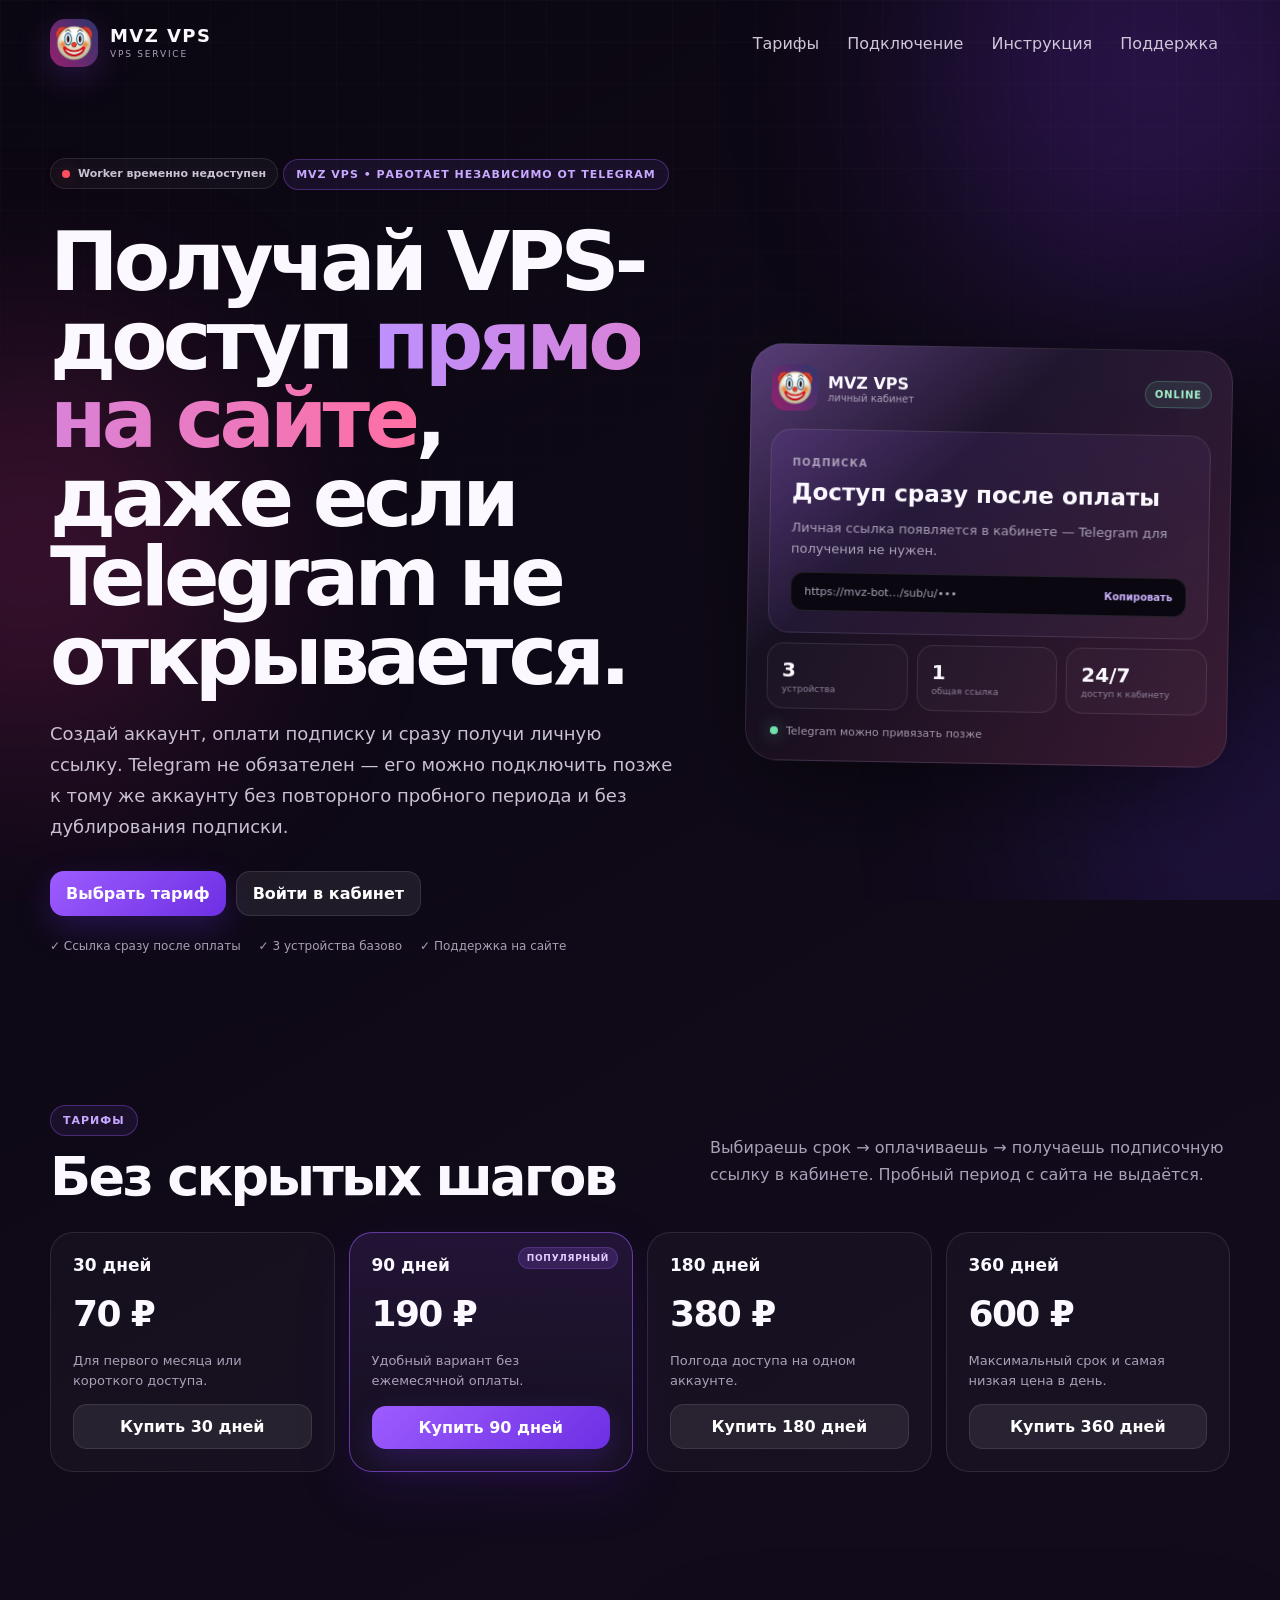
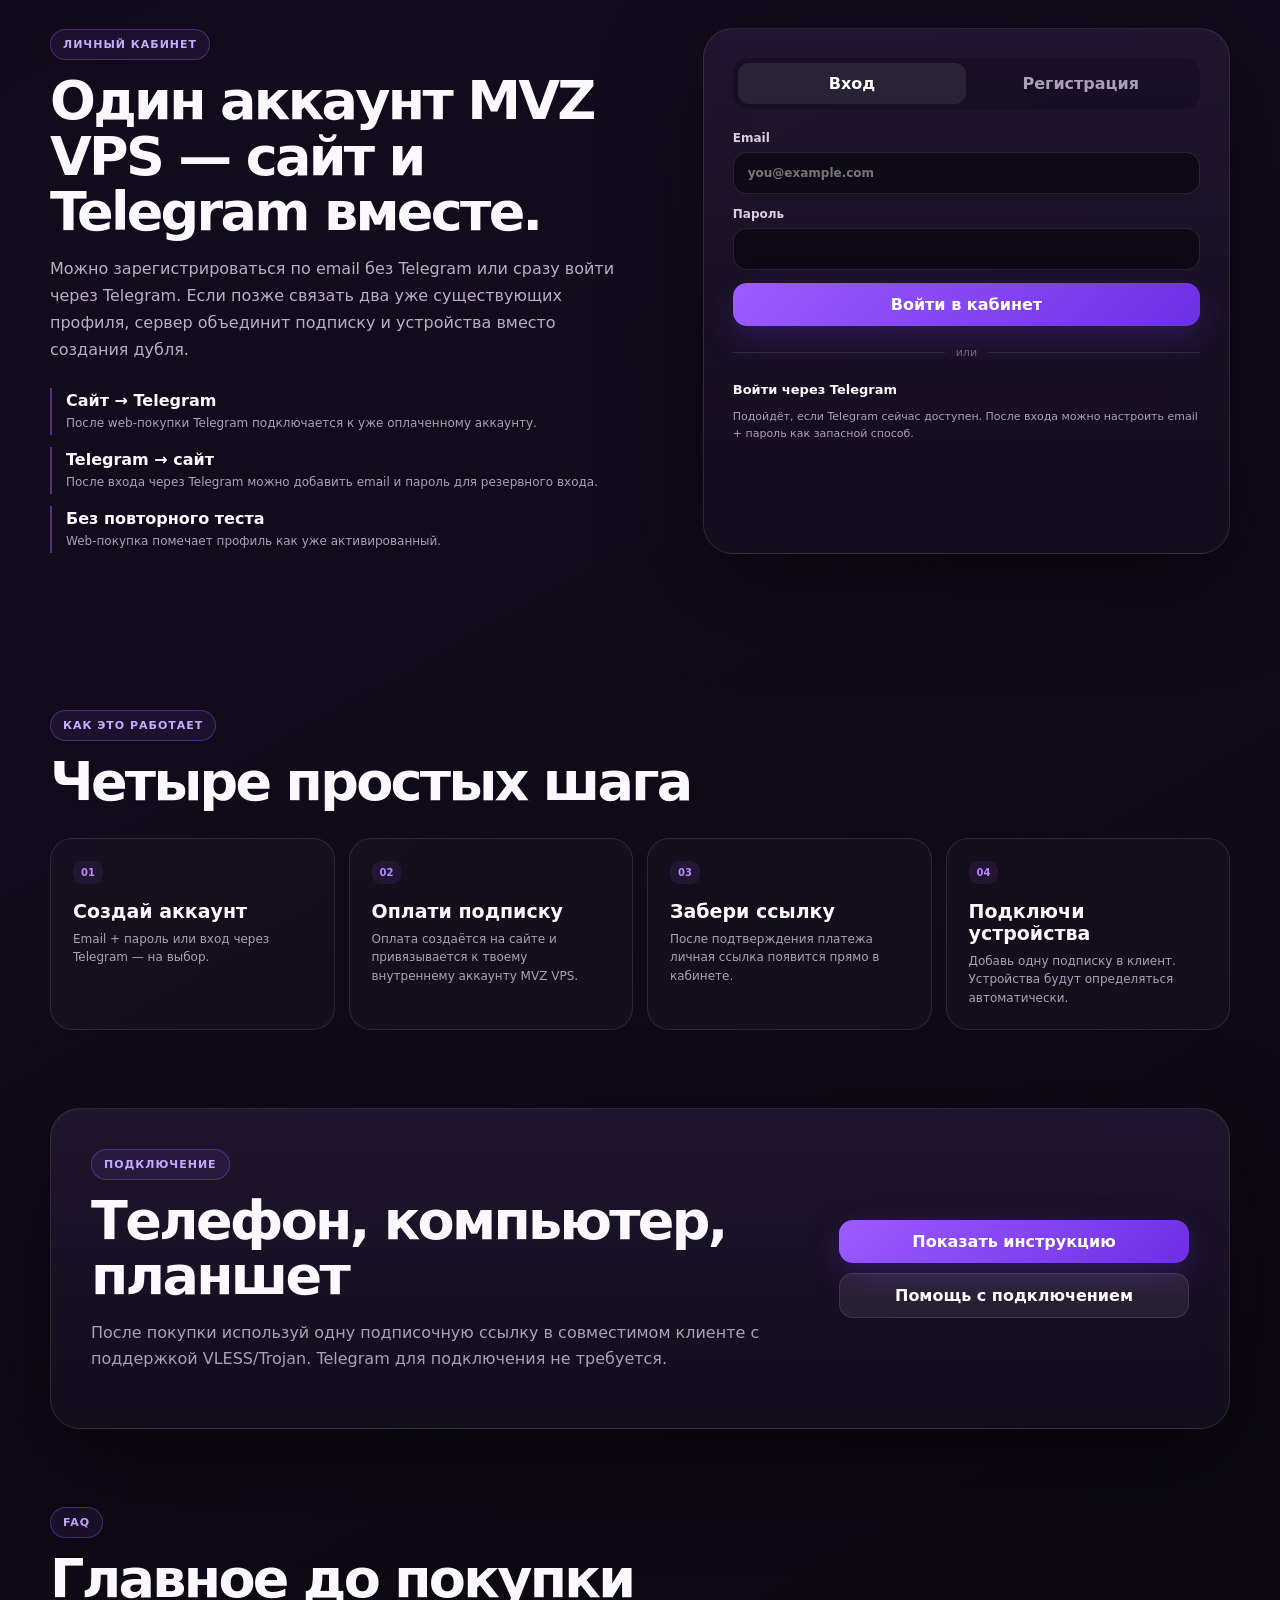
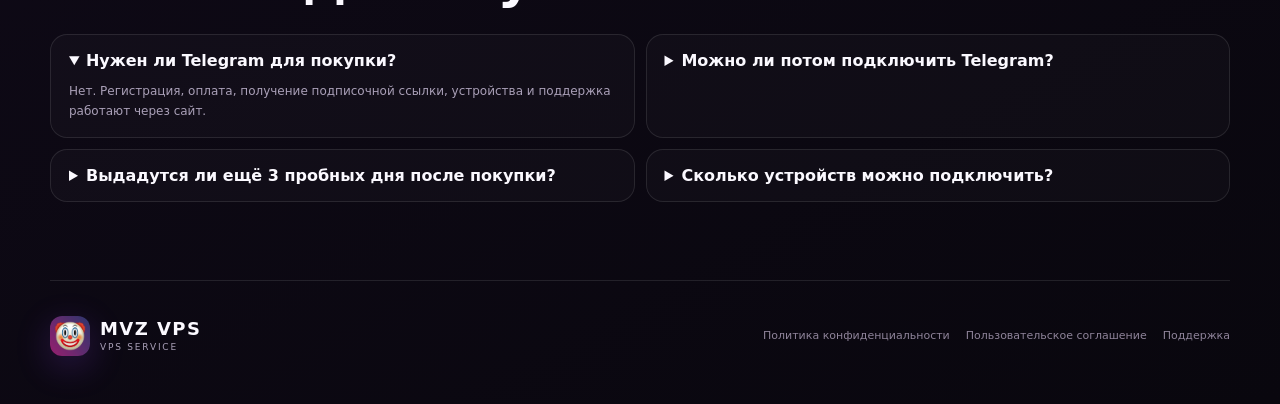
<file: index.html>
<!doctype html>
<html lang="ru">
<head>
  <meta charset="utf-8">
  <meta name="viewport" content="width=device-width, initial-scale=1, viewport-fit=cover">
  <meta name="theme-color" content="#100a19">
  <meta name="description" content="MVZ VPS — покупка VPS-подписки без обязательного Telegram, личный кабинет, устройства и поддержка.">
  <title>MVZ VPS — доступ без обязательного Telegram</title>
  <link rel="icon" href="assets/mvz-logo.jpg">
  <link rel="stylesheet" href="styles.css?v=5">
</head>
<body>
  <div class="site-bg" aria-hidden="true">
    <span class="glow glow-a"></span><span class="glow glow-b"></span><span class="glow glow-c"></span>
  </div>

  <header class="topbar shell">
    <a class="brand" href="#top" aria-label="MVZ VPS">
      <img src="assets/mvz-logo.jpg" alt="MVZ VPS">
      <span><strong>MVZ VPS</strong><small>VPS SERVICE</small></span>
    </a>
    <nav class="nav-links" aria-label="Навигация">
      <a href="#plans">Тарифы</a>
      <a href="#how">Подключение</a>
      <a href="#download">Инструкция</a>
      <button class="nav-button" id="supportTopBtn" type="button">Поддержка</button>
      <button class="nav-button hidden" id="logoutBtn" type="button">Выйти</button>
    </nav>
    <button class="menu-button" id="menuButton" type="button" aria-label="Меню">☰</button>
  </header>

  <main id="top">
    <section id="landingView">
      <section class="hero shell section-pad">
        <div class="hero-copy">
          <div class="live-badge"><span id="workerDot" class="dot"></span><span id="workerStatus">Проверяем систему…</span></div>
          <div class="eyebrow">MVZ VPS • работает независимо от Telegram</div>
          <h1>Получай VPS-доступ <span>прямо на сайте</span>, даже если Telegram не открывается.</h1>
          <p class="hero-lead">Создай аккаунт, оплати подписку и сразу получи личную ссылку. Telegram не обязателен — его можно подключить позже к тому же аккаунту без повторного пробного периода и без дублирования подписки.</p>
          <div class="hero-actions">
            <a class="primary button-link" href="#plans">Выбрать тариф</a>
            <a class="secondary button-link" href="#auth">Войти в кабинет</a>
          </div>
          <div class="trust-row">
            <span>✓ Ссылка сразу после оплаты</span>
            <span>✓ 3 устройства базово</span>
            <span>✓ Поддержка на сайте</span>
          </div>
        </div>

        <div class="product-preview glass">
          <div class="preview-top">
            <div class="preview-brand"><img src="assets/mvz-logo.jpg" alt=""><div><b>MVZ VPS</b><small>личный кабинет</small></div></div>
            <span class="status-chip success">ONLINE</span>
          </div>
          <div class="preview-card">
            <small>ПОДПИСКА</small>
            <strong>Доступ сразу после оплаты</strong>
            <p>Личная ссылка появляется в кабинете — Telegram для получения не нужен.</p>
            <div class="fake-link"><span>https://mvz-bot…/sub/u/•••</span><b>Копировать</b></div>
          </div>
          <div class="preview-stats">
            <div><strong>3</strong><span>устройства</span></div>
            <div><strong>1</strong><span>общая ссылка</span></div>
            <div><strong>24/7</strong><span>доступ к кабинету</span></div>
          </div>
          <div class="preview-foot"><span class="mini-dot"></span> Telegram можно привязать позже</div>
        </div>
      </section>

      <section id="plans" class="section shell">
        <div class="section-heading">
          <div><div class="eyebrow">Тарифы</div><h2>Без скрытых шагов</h2></div>
          <p>Выбираешь срок → оплачиваешь → получаешь подписочную ссылку в кабинете. Пробный период с сайта не выдаётся.</p>
        </div>
        <div class="public-plans">
          <article class="public-plan"><span class="plan-duration">30 дней</span><div class="big-price">70 ₽</div><p>Для первого месяца или короткого доступа.</p><button class="secondary wide" data-public-plan="30" type="button">Купить 30 дней</button></article>
          <article class="public-plan featured"><span class="plan-badge">ПОПУЛЯРНЫЙ</span><span class="plan-duration">90 дней</span><div class="big-price">190 ₽</div><p>Удобный вариант без ежемесячной оплаты.</p><button class="primary wide" data-public-plan="90" type="button">Купить 90 дней</button></article>
          <article class="public-plan"><span class="plan-duration">180 дней</span><div class="big-price">380 ₽</div><p>Полгода доступа на одном аккаунте.</p><button class="secondary wide" data-public-plan="180" type="button">Купить 180 дней</button></article>
          <article class="public-plan"><span class="plan-duration">360 дней</span><div class="big-price">600 ₽</div><p>Максимальный срок и самая низкая цена в день.</p><button class="secondary wide" data-public-plan="360" type="button">Купить 360 дней</button></article>
        </div>
      </section>

      <section id="auth" class="section shell auth-section">
        <div class="auth-copy">
          <div class="eyebrow">Личный кабинет</div>
          <h2>Один аккаунт MVZ VPS — сайт и Telegram вместе.</h2>
          <p>Можно зарегистрироваться по email без Telegram или сразу войти через Telegram. Если позже связать два уже существующих профиля, сервер объединит подписку и устройства вместо создания дубля.</p>
          <div class="auth-points">
            <div><b>Сайт → Telegram</b><span>После web-покупки Telegram подключается к уже оплаченному аккаунту.</span></div>
            <div><b>Telegram → сайт</b><span>После входа через Telegram можно добавить email и пароль для резервного входа.</span></div>
            <div><b>Без повторного теста</b><span>Web-покупка помечает профиль как уже активированный.</span></div>
          </div>
        </div>

        <section class="auth-card glass" aria-label="Вход в MVZ VPS">
          <div class="auth-tabs" role="tablist">
            <button class="auth-tab active" data-tab="login" type="button">Вход</button>
            <button class="auth-tab" data-tab="register" type="button">Регистрация</button>
          </div>
          <form id="loginForm" class="auth-form">
            <label>Email<input id="loginEmail" type="email" autocomplete="email" placeholder="you@example.com" required></label>
            <label>Пароль<input id="loginPassword" type="password" autocomplete="current-password" minlength="8" required></label>
            <button class="primary wide" type="submit">Войти в кабинет</button>
          </form>
          <form id="registerForm" class="auth-form hidden">
            <label>Email<input id="registerEmail" type="email" autocomplete="email" placeholder="you@example.com" required></label>
            <label>Пароль<input id="registerPassword" type="password" autocomplete="new-password" minlength="8" maxlength="128" required></label>
            <label>Повтори пароль<input id="registerPassword2" type="password" autocomplete="new-password" minlength="8" maxlength="128" required></label>
            <button class="primary wide" type="submit">Создать аккаунт</button>
            <p class="fine">Регистрация на сайте не активирует бесплатные 3 дня.</p>
          </form>
          <div class="divider"><span>или</span></div>
          <div class="telegram-login-wrap">
            <b>Войти через Telegram</b>
            <p>Подойдёт, если Telegram сейчас доступен. После входа можно настроить email + пароль как запасной способ.</p>
            <div id="telegramLoginButton" class="telegram-widget-slot"></div>
          </div>
          <p id="authError" class="form-error" role="alert"></p>
        </section>
      </section>

      <section id="how" class="section shell">
        <div class="section-heading compact-heading"><div><div class="eyebrow">Как это работает</div><h2>Четыре простых шага</h2></div></div>
        <div class="steps-grid">
          <article class="step-card"><span>01</span><h3>Создай аккаунт</h3><p>Email + пароль или вход через Telegram — на выбор.</p></article>
          <article class="step-card"><span>02</span><h3>Оплати подписку</h3><p>Оплата создаётся на сайте и привязывается к твоему внутреннему аккаунту MVZ VPS.</p></article>
          <article class="step-card"><span>03</span><h3>Забери ссылку</h3><p>После подтверждения платежа личная ссылка появится прямо в кабинете.</p></article>
          <article class="step-card"><span>04</span><h3>Подключи устройства</h3><p>Добавь одну подписку в клиент. Устройства будут определяться автоматически.</p></article>
        </div>
      </section>

      <section id="download" class="section shell download-block glass">
        <div class="download-copy"><div class="eyebrow">Подключение</div><h2>Телефон, компьютер, планшет</h2><p>После покупки используй одну подписочную ссылку в совместимом клиенте с поддержкой VLESS/Trojan. Telegram для подключения не требуется.</p></div>
        <div class="download-actions">
          <button id="openGuideBtn" class="primary wide" type="button">Показать инструкцию</button>
          <button id="supportConnectBtn" class="secondary wide" type="button">Помощь с подключением</button>
        </div>
      </section>

      <section class="section shell faq-section">
        <div class="section-heading compact-heading"><div><div class="eyebrow">FAQ</div><h2>Главное до покупки</h2></div></div>
        <div class="faq-grid">
          <details open><summary>Нужен ли Telegram для покупки?</summary><p>Нет. Регистрация, оплата, получение подписочной ссылки, устройства и поддержка работают через сайт.</p></details>
          <details><summary>Можно ли потом подключить Telegram?</summary><p>Да. Он подключается к существующему аккаунту. Если Telegram-профиль уже существовал, данные объединяются вместо создания второй подписки.</p></details>
          <details><summary>Выдадутся ли ещё 3 пробных дня после покупки?</summary><p>Нет. После подтверждённой покупки с сайта профиль помечается как уже активированный, поэтому повторный пробный период не начисляется.</p></details>
          <details><summary>Сколько устройств можно подключить?</summary><p>Базовый лимит — 3 устройства. Система MVZ VPS ведёт список устройств по общей подписочной ссылке.</p></details>
        </div>
      </section>
    </section>

    <section id="dashboardView" class="dashboard shell hidden">
      <div class="dashboard-head">
        <div><div class="eyebrow">Личный кабинет MVZ VPS</div><h1 id="welcomeTitle">MVZ VPS</h1><p id="accountSubtitle" class="muted"></p></div>
        <div class="dashboard-head-actions"><span class="live-badge compact"><span class="dot online"></span>Worker online</span><button id="refreshDashboardBtn" class="ghost" type="button">Обновить</button></div>
      </div>

      <div class="summary-grid">
        <div class="summary-card"><small>ПОДПИСКА</small><b id="summarySubscription">—</b><span id="summarySubscriptionSub">—</span></div>
        <div class="summary-card"><small>УСТРОЙСТВА</small><b id="summaryDevices">0 / 3</b><span>общий лимит</span></div>
        <div class="summary-card"><small>TELEGRAM</small><b id="summaryTelegram">Не подключён</b><span>не обязателен</span></div>
      </div>

      <div class="dashboard-grid">
        <article class="glass card subscription-card span-2">
          <div class="card-head"><div><span class="card-kicker">Подписка</span><h3 id="subscriptionStatus">Проверяем…</h3></div><span id="subscriptionBadge" class="status-pill">—</span></div>
          <p id="subscriptionEnds" class="muted"></p>
          <div id="subscriptionActions" class="action-row hidden">
            <button id="copySubscriptionBtn" class="primary" type="button">Скопировать ссылку</button>
            <a id="openV2RayBtn" class="secondary button-link" href="#">Открыть в V2RayTun</a>
            <button id="rotateSubscriptionBtn" class="ghost" type="button">Обновить ссылку</button>
          </div>
          <div id="subscriptionLinkBox" class="link-box hidden"><code id="subscriptionLink"></code></div>
        </article>

        <article class="glass card quick-card">
          <span class="card-kicker">Быстрое подключение</span><h3>Что делать после оплаты</h3>
          <ol class="mini-steps"><li>Скопируй личную ссылку.</li><li>Добавь её в совместимый клиент как подписку.</li><li>Обнови список серверов и подключись к MVZ VPS.</li></ol>
          <button id="dashboardGuideBtn" class="secondary wide" type="button">Открыть инструкцию</button>
        </article>

        <article class="glass card telegram-card">
          <div class="card-head compact"><div><span class="card-kicker">Telegram</span><h3 id="telegramState">Не подключён</h3></div></div>
          <p id="telegramDescription" class="muted">Telegram можно привязать позже.</p>
          <div id="telegramLinkButton" class="telegram-widget-slot"></div>
          <button id="telegramUnlinkedHint" class="secondary wide hidden" type="button" disabled>Telegram уже подключён</button>
        </article>

        <article id="credentialsCard" class="glass card credentials-card hidden">
          <span class="card-kicker">Резервный вход</span><h3>Email + пароль</h3>
          <p class="muted">Настрой вход без Telegram, чтобы кабинет оставался доступен даже если Telegram не работает.</p>
          <form id="credentialsForm" class="auth-form compact-form">
            <label>Email<input id="credentialsEmail" type="email" autocomplete="email" placeholder="you@example.com" required></label>
            <label>Новый пароль<input id="credentialsPassword" type="password" autocomplete="new-password" minlength="8" maxlength="128" required></label>
            <label>Повтори пароль<input id="credentialsPassword2" type="password" autocomplete="new-password" minlength="8" maxlength="128" required></label>
            <button class="primary wide" type="submit">Настроить резервный вход</button>
          </form>
        </article>

        <article id="credentialsReadyCard" class="glass card credentials-card hidden">
          <span class="card-kicker">Резервный вход</span><h3>Настроен ✓</h3>
          <p class="muted">В кабинет можно войти по email и паролю без Telegram.</p><div id="credentialsEmailReady" class="account-line"></div>
        </article>

        <article class="glass card devices-card span-2">
          <div class="card-head"><div><span class="card-kicker">Устройства</span><h3>Мои устройства</h3></div><span id="deviceCount" class="status-pill">0 / 3</span></div>
          <p class="muted">После добавления или обновления общей ссылки устройство появится здесь автоматически.</p>
          <div id="devicesList" class="devices-list"></div>
        </article>

        <article class="glass card plans-card span-2">
          <div class="card-head"><div><span class="card-kicker">Продление</span><h3>Выбери срок</h3></div><span class="status-pill soft">Platega</span></div>
          <div id="plansGrid" class="plans-grid"></div>
          <p class="fine">После подтверждения платежа срок начисляется автоматически. Telegram для оплаты не нужен.</p>
        </article>

        <article class="glass card help-card span-2">
          <div><span class="card-kicker">Нужна помощь?</span><h3>Поддержка доступна прямо на сайте</h3><p class="muted">Сообщение попадёт в рабочую группу MVZ VPS. Ответ оператора вернётся в этот чат.</p></div>
          <button id="supportDashboardBtn" class="primary" type="button">Открыть поддержку</button>
        </article>
      </div>
    </section>
  </main>

  <footer class="footer shell">
    <div class="footer-brand"><img src="assets/mvz-logo.jpg" alt=""><span><b>MVZ VPS</b><small>VPS SERVICE</small></span></div>
    <div class="footer-links"><a href="https://telegra.ph/Politika-konfidencialnosti-04-01-26" target="_blank" rel="noopener">Политика конфиденциальности</a><a href="https://telegra.ph/Polzovatelskoe-soglashenie-04-01-19" target="_blank" rel="noopener">Пользовательское соглашение</a><button id="supportFooterBtn" type="button">Поддержка</button></div>
  </footer>

  <aside id="supportDrawer" class="support-drawer" aria-hidden="true">
    <div class="support-panel">
      <div class="support-head"><div><span class="card-kicker">MVZ VPS Support</span><h3>Техподдержка</h3><p><span class="mini-dot"></span> Ответы приходят сюда</p></div><button id="closeSupportBtn" class="icon-btn" aria-label="Закрыть" type="button">×</button></div>
      <div id="supportMessages" class="support-messages"><div class="support-welcome">Опиши проблему. Можно писать даже без входа в аккаунт.</div></div>
      <form id="supportForm" class="support-form"><textarea id="supportInput" rows="3" maxlength="1500" placeholder="Напиши сообщение…" required></textarea><button class="primary" type="submit">Отправить</button></form>
      <p class="fine">Оператор отвечает реплаем в рабочей группе — ответ автоматически появляется здесь. В чате показывается история за последние 30 дней.</p>
    </div>
  </aside>

  <dialog id="guideDialog" class="guide-dialog">
    <div class="guide-dialog-head"><div><span class="card-kicker">Подключение</span><h3>Как подключить MVZ VPS</h3></div><button id="closeGuideBtn" class="icon-btn" type="button">×</button></div>
    <div class="guide-list"><div><span>1</span><p><b>Купи подписку.</b><br>После оплаты открой личный кабинет.</p></div><div><span>2</span><p><b>Скопируй ссылку.</b><br>Она появится в карточке «Подписка».</p></div><div><span>3</span><p><b>Добавь подписку в клиент.</b><br>Выбери импорт/добавление подписки по URL.</p></div><div><span>4</span><p><b>Обнови серверы и подключись.</b><br>Устройство автоматически появится в кабинете.</p></div></div>
    <button id="guideSupportBtn" class="secondary wide" type="button">Если не получилось — написать в поддержку</button>
  </dialog>

  <div id="toast" class="toast" role="status" aria-live="polite"></div>
  <script src="config.js?v=5"></script>
  <script src="app.js?v=5" defer></script>
</body>
</html>
</file>
<file: styles.css>
:root{
  --bg:#0b0711;--bg2:#120a1c;--panel:#171020;--panel2:#21152e;--text:#fbf9ff;--muted:#aaa0b8;
  --line:rgba(255,255,255,.10);--line2:rgba(166,92,255,.28);--purple:#9d5cff;--purple2:#6d2fe3;--pink:#df3f93;
  --red:#ff4e5f;--good:#71e1ae;--warn:#f4c96d;--shadow:0 30px 100px rgba(0,0,0,.46);--radius:26px;
}
*{box-sizing:border-box}html{scroll-behavior:smooth}body{margin:0;min-height:100vh;background:linear-gradient(150deg,var(--bg),#120b1c 48%,#09070e);color:var(--text);font-family:Inter,ui-sans-serif,system-ui,-apple-system,BlinkMacSystemFont,"Segoe UI",sans-serif;overflow-x:hidden}.hidden{display:none!important}button,a,input,textarea{font:inherit}button{color:inherit}
.site-bg{position:fixed;inset:0;z-index:-2;overflow:hidden;pointer-events:none}.site-bg:after{content:"";position:absolute;inset:0;background-image:linear-gradient(rgba(255,255,255,.018) 1px,transparent 1px),linear-gradient(90deg,rgba(255,255,255,.018) 1px,transparent 1px);background-size:42px 42px;mask-image:linear-gradient(to bottom,black,transparent 78%)}.glow{position:absolute;border-radius:999px;filter:blur(110px);opacity:.22}.glow-a{width:460px;height:460px;background:#8b3cff;top:-160px;right:-100px}.glow-b{width:420px;height:420px;background:#d8338d;top:38%;left:-180px}.glow-c{width:360px;height:360px;background:#5e35d8;right:-130px;bottom:-100px}
.shell{width:min(1180px,calc(100% - 36px));margin-inline:auto}.topbar{height:86px;display:flex;align-items:center;justify-content:space-between;position:relative;z-index:20}.brand{display:flex;align-items:center;gap:12px;color:inherit;text-decoration:none}.brand img,.footer-brand img{width:48px;height:48px;object-fit:cover;border-radius:15px;box-shadow:0 10px 35px rgba(151,75,255,.22)}.brand span,.footer-brand span{display:grid;line-height:1}.brand strong,.footer-brand b{font-size:18px;letter-spacing:.08em}.brand small,.footer-brand small{font-size:9px;letter-spacing:.2em;color:var(--muted);margin-top:5px}.nav-links{display:flex;align-items:center;gap:4px}.nav-links a,.nav-button{color:#cfc6d8;text-decoration:none;background:transparent;border:0;padding:10px 12px;border-radius:12px;cursor:pointer}.nav-links a:hover,.nav-button:hover{background:rgba(255,255,255,.06);color:#fff}.menu-button{display:none;background:transparent;border:1px solid var(--line);border-radius:12px;padding:8px 11px;font-size:20px}
.section-pad{padding:72px 0 74px}.section{padding:78px 0}.hero{display:grid;grid-template-columns:1.13fr .87fr;gap:72px;align-items:center;min-height:680px}.hero-copy{max-width:720px}.eyebrow{display:inline-flex;border:1px solid rgba(157,92,255,.35);background:rgba(157,92,255,.09);color:#c9a9ff;padding:8px 12px;border-radius:999px;font-size:11px;font-weight:800;letter-spacing:.09em;text-transform:uppercase}.hero h1{font-size:clamp(46px,6.7vw,82px);line-height:.96;letter-spacing:-.06em;margin:21px 0 24px}.hero h1 span,.auth-copy h2 span{background:linear-gradient(90deg,#bd91ff,#ff6fa3);-webkit-background-clip:text;background-clip:text;color:transparent}.hero-lead{font-size:18px;line-height:1.72;color:#c9c0d2;max-width:690px}.hero-actions{display:flex;gap:10px;flex-wrap:wrap;margin:28px 0 23px}.trust-row{display:flex;gap:10px 18px;flex-wrap:wrap;color:#a99fb5;font-size:12px}.live-badge{display:inline-flex;align-items:center;gap:8px;border:1px solid var(--line);background:rgba(255,255,255,.035);border-radius:999px;padding:8px 11px;color:#c9c1d0;font-size:11px;font-weight:700;margin-bottom:13px}.live-badge.compact{margin:0}.dot,.mini-dot{display:inline-block;width:8px;height:8px;border-radius:999px;background:#7e748c;box-shadow:0 0 0 5px rgba(255,255,255,.03)}.dot.online,.mini-dot{background:var(--good);box-shadow:0 0 16px rgba(113,225,174,.55)}.dot.offline{background:var(--red);box-shadow:0 0 16px rgba(255,78,95,.35)}
.glass{background:linear-gradient(180deg,rgba(34,23,49,.89),rgba(19,13,28,.87));border:1px solid var(--line);box-shadow:var(--shadow);backdrop-filter:blur(22px)}.product-preview{padding:20px;border-radius:32px;transform:rotate(1deg);position:relative}.product-preview:before{content:"";position:absolute;inset:-1px;border-radius:32px;background:linear-gradient(135deg,rgba(190,137,255,.35),transparent 36%,rgba(255,92,150,.16));z-index:-1}.preview-top{display:flex;justify-content:space-between;align-items:center;margin-bottom:18px}.preview-brand{display:flex;align-items:center;gap:10px}.preview-brand img{width:46px;height:46px;object-fit:cover;border-radius:14px}.preview-brand div{display:grid}.preview-brand small{color:var(--muted);font-size:10px}.status-chip{font-size:10px;font-weight:900;letter-spacing:.08em;padding:7px 9px;border-radius:999px}.status-chip.success{background:rgba(113,225,174,.1);border:1px solid rgba(113,225,174,.26);color:#a5f0ca}.preview-card{border:1px solid var(--line);border-radius:21px;background:linear-gradient(145deg,rgba(157,92,255,.12),rgba(255,255,255,.025));padding:21px}.preview-card small{color:#aa9eb8;font-weight:800;font-size:10px;letter-spacing:.12em}.preview-card strong{display:block;font-size:23px;line-height:1.15;margin:9px 0}.preview-card p{color:var(--muted);font-size:13px;line-height:1.55}.fake-link{display:flex;justify-content:space-between;gap:12px;align-items:center;background:#0a0710;border:1px solid var(--line);padding:12px 13px;border-radius:13px;color:#aaa1b5;font-size:11px}.fake-link b{color:#ceb2ff;font-size:10px}.preview-stats{display:grid;grid-template-columns:repeat(3,1fr);gap:9px;margin-top:10px}.preview-stats div{border:1px solid var(--line);border-radius:16px;background:rgba(255,255,255,.025);padding:14px}.preview-stats strong{display:block;font-size:20px}.preview-stats span{display:block;color:#8e829a;font-size:9px;margin-top:2px}.preview-foot{display:flex;align-items:center;gap:8px;color:#9f95aa;font-size:11px;padding:16px 4px 2px}
.section-heading{display:flex;align-items:end;justify-content:space-between;gap:40px;margin-bottom:28px}.section-heading h2,.auth-copy h2,.download-copy h2{font-size:clamp(34px,4.6vw,54px);line-height:1.02;letter-spacing:-.05em;margin:13px 0 0}.section-heading>p{max-width:520px;color:var(--muted);line-height:1.65}.compact-heading{justify-content:flex-start}.public-plans,.plans-grid{display:grid;grid-template-columns:repeat(4,1fr);gap:14px}.public-plan,.plan{position:relative;border:1px solid var(--line);background:rgba(255,255,255,.028);border-radius:23px;padding:22px;min-height:240px;display:flex;flex-direction:column}.public-plan.featured,.plan.featured{border-color:rgba(157,92,255,.56);background:linear-gradient(180deg,rgba(157,92,255,.13),rgba(255,255,255,.025));box-shadow:0 20px 55px rgba(105,39,200,.14)}.plan-badge,.plan .tag{position:absolute;right:14px;top:14px;background:rgba(157,92,255,.19);border:1px solid rgba(157,92,255,.25);color:#e1ceff;border-radius:999px;padding:5px 8px;font-size:9px;font-weight:900;letter-spacing:.08em}.plan-duration{font-weight:800;font-size:17px}.big-price,.plan .price{font-size:36px;font-weight:900;letter-spacing:-.045em;margin:18px 0 4px}.public-plan p{color:var(--muted);line-height:1.55;font-size:13px}.public-plan button,.plan button{margin-top:auto}.plan .per{color:var(--muted);font-size:11px;margin-bottom:18px}
.auth-section{display:grid;grid-template-columns:1.05fr .95fr;gap:70px;align-items:center}.auth-copy>p{color:#b9afc4;line-height:1.7;font-size:16px;max-width:630px}.auth-points{display:grid;gap:12px;margin-top:25px}.auth-points>div{display:grid;gap:4px;border-left:2px solid rgba(157,92,255,.48);padding:3px 0 3px 14px}.auth-points span{color:var(--muted);font-size:12px;line-height:1.5}.auth-card{padding:29px;border-radius:30px}.auth-tabs{display:grid;grid-template-columns:1fr 1fr;background:rgba(0,0,0,.2);padding:5px;border-radius:15px;margin-bottom:22px}.auth-tab{border:0;background:transparent;color:var(--muted);padding:11px;border-radius:11px;font-weight:800;cursor:pointer}.auth-tab.active{background:rgba(255,255,255,.08);color:#fff}.auth-form{display:grid;gap:13px}.auth-form label{display:grid;gap:7px;color:#d8cfdf;font-size:12px;font-weight:700}.auth-form input,.support-form textarea{width:100%;border:1px solid var(--line);background:rgba(7,4,11,.6);color:#fff;border-radius:14px;padding:13px 14px;outline:none}.auth-form input:focus,.support-form textarea:focus{border-color:rgba(157,92,255,.72);box-shadow:0 0 0 4px rgba(157,92,255,.1)}.compact-form{margin-top:16px}.divider{display:flex;align-items:center;gap:11px;color:#73697e;font-size:11px;margin:20px 0}.divider:before,.divider:after{content:"";height:1px;background:var(--line);flex:1}.telegram-login-wrap>b{font-size:13px}.telegram-login-wrap p{color:var(--muted);font-size:11px;line-height:1.5}.telegram-widget-slot{min-height:44px;display:flex;align-items:center;justify-content:center}.form-error{min-height:18px;color:#ff98a2;font-size:11px;margin:9px 0 0}.fine{font-size:10px;line-height:1.55;color:#7d7288;margin:10px 0 0}
.steps-grid{display:grid;grid-template-columns:repeat(4,1fr);gap:14px}.step-card{border:1px solid var(--line);background:rgba(255,255,255,.025);border-radius:22px;padding:22px}.step-card>span{display:inline-flex;color:#b989ff;background:rgba(157,92,255,.1);border-radius:9px;padding:6px 8px;font-size:10px;font-weight:900}.step-card h3{font-size:19px;margin:16px 0 8px}.step-card p{margin:0;color:var(--muted);font-size:12px;line-height:1.55}.download-block{display:grid;grid-template-columns:1fr 350px;gap:60px;align-items:center;padding:40px;border-radius:30px}.download-copy p{color:var(--muted);line-height:1.65}.download-actions{display:grid;gap:10px}.faq-grid{display:grid;grid-template-columns:1fr 1fr;gap:11px}.faq-grid details{border:1px solid var(--line);background:rgba(255,255,255,.025);border-radius:17px;padding:16px 18px}.faq-grid summary{cursor:pointer;font-weight:760}.faq-grid p{color:var(--muted);font-size:12px;line-height:1.6;margin:12px 0 0}
.primary,.secondary,.ghost,.icon-btn{border:0;border-radius:14px;padding:12px 16px;cursor:pointer;font-weight:800;transition:.2s ease}.primary{background:linear-gradient(135deg,var(--purple),var(--purple2));color:#fff;box-shadow:0 12px 32px rgba(104,45,219,.28)}.primary:hover{filter:brightness(1.07);transform:translateY(-1px)}.secondary{background:rgba(255,255,255,.075);border:1px solid var(--line);color:#fff}.ghost{background:transparent;border:1px solid var(--line);color:#d8d0df}.secondary:hover,.ghost:hover{background:rgba(255,255,255,.11)}.button-link{text-decoration:none;display:inline-flex;align-items:center;justify-content:center}.wide{width:100%}.muted{color:var(--muted)}
.dashboard{padding:54px 0 90px}.dashboard-head{display:flex;justify-content:space-between;gap:30px;align-items:end;margin-bottom:22px}.dashboard-head h1{font-size:42px;letter-spacing:-.05em;margin:12px 0 5px}.dashboard-head-actions{display:flex;gap:9px;align-items:center}.summary-grid{display:grid;grid-template-columns:repeat(3,1fr);gap:12px;margin-bottom:16px}.summary-card{border:1px solid var(--line);background:rgba(255,255,255,.03);border-radius:19px;padding:17px}.summary-card small{color:#8f849a;font-size:9px;font-weight:900;letter-spacing:.12em}.summary-card b{display:block;font-size:22px;margin:7px 0 1px}.summary-card span{color:var(--muted);font-size:10px}.dashboard-grid{display:grid;grid-template-columns:1.2fr .8fr;gap:16px}.card{border-radius:var(--radius);padding:23px}.span-2{grid-column:span 2}.card-head{display:flex;justify-content:space-between;gap:18px;align-items:flex-start;margin-bottom:13px}.card-head.compact{margin-bottom:7px}.card-kicker{display:block;color:#998da5;font-size:9px;font-weight:900;letter-spacing:.12em;text-transform:uppercase;margin-bottom:7px}.card h3{font-size:22px;letter-spacing:-.025em;margin:0}.status-pill{border:1px solid rgba(113,225,174,.25);background:rgba(113,225,174,.09);color:#a9efd0;padding:7px 10px;border-radius:999px;font-size:10px;font-weight:900}.status-pill.off{border-color:rgba(255,78,95,.24);background:rgba(255,78,95,.08);color:#ffabb2}.status-pill.soft{border-color:var(--line);background:rgba(255,255,255,.04);color:#c9bfce}.action-row{display:flex;gap:9px;flex-wrap:wrap;margin-top:18px}.link-box{margin-top:14px;padding:13px;border:1px solid var(--line);background:#08060c;border-radius:14px;overflow:auto}.link-box code{font-size:11px;color:#d6cddc;word-break:break-all}.mini-steps{padding-left:20px;color:#bbb1c5;font-size:12px;line-height:1.75}.account-line{border:1px solid var(--line);background:rgba(255,255,255,.025);border-radius:13px;padding:12px 13px;color:#d9d0e0;font-size:12px}.devices-list{display:grid;gap:9px;margin-top:16px}.device-row{display:grid;grid-template-columns:1fr auto;gap:14px;align-items:center;border:1px solid var(--line);background:rgba(255,255,255,.025);padding:14px 15px;border-radius:15px}.device-title{font-weight:800}.device-meta{display:flex;gap:6px;flex-wrap:wrap;color:#897d94;font-size:10px;margin-top:5px}.device-actions button{padding:8px 10px;font-size:10px}.empty-state{padding:18px;border:1px dashed var(--line);border-radius:15px;color:var(--muted);font-size:12px;text-align:center}.help-card{display:flex;justify-content:space-between;align-items:center;gap:24px}.help-card p{margin-bottom:0}
.footer{display:flex;align-items:center;justify-content:space-between;gap:30px;padding:35px 0 48px;border-top:1px solid var(--line)}.footer-brand{display:flex;align-items:center;gap:10px}.footer-brand img{width:40px;height:40px;border-radius:12px}.footer-links{display:flex;gap:8px 16px;flex-wrap:wrap;justify-content:flex-end}.footer-links a,.footer-links button{color:#8f849a;background:none;border:0;text-decoration:none;cursor:pointer;font-size:11px;padding:0}.footer-links a:hover,.footer-links button:hover{color:#fff}
.support-drawer{position:fixed;inset:0;background:rgba(2,1,4,.58);backdrop-filter:blur(8px);opacity:0;pointer-events:none;transition:.2s;z-index:100}.support-drawer.open{opacity:1;pointer-events:auto}.support-panel{position:absolute;right:0;top:0;height:100%;width:min(450px,100%);background:#120b1a;border-left:1px solid var(--line);padding:21px;display:grid;grid-template-rows:auto 1fr auto auto;gap:13px;transform:translateX(28px);transition:.2s}.support-drawer.open .support-panel{transform:none}.support-head{display:flex;justify-content:space-between;align-items:flex-start}.support-head h3{font-size:24px;margin:0}.support-head p{font-size:10px;color:#9c92a6;display:flex;align-items:center;gap:7px;margin:6px 0 0}.icon-btn{width:41px;height:41px;padding:0;background:rgba(255,255,255,.07);color:#fff;font-size:23px}.support-messages{overflow:auto;padding:5px 3px;display:flex;flex-direction:column;gap:9px}.support-welcome{border:1px dashed var(--line);border-radius:14px;padding:13px;color:#8f849a;font-size:11px;line-height:1.55}.bubble{max-width:84%;padding:10px 12px;border-radius:15px;font-size:12px;line-height:1.52;white-space:pre-wrap;word-break:break-word}.bubble.user{align-self:flex-end;background:linear-gradient(135deg,#7f3ce4,#5726a4)}.bubble.support{align-self:flex-start;background:#24172f;border:1px solid var(--line)}.bubble small{display:block;opacity:.55;margin-top:5px;font-size:8px}.support-form{display:grid;gap:8px}.support-form textarea{resize:none}.toast{position:fixed;left:50%;bottom:27px;transform:translate(-50%,20px);opacity:0;pointer-events:none;background:#24172f;border:1px solid var(--line);padding:12px 15px;border-radius:13px;box-shadow:var(--shadow);z-index:150;transition:.2s;max-width:min(520px,calc(100% - 30px));text-align:center;font-size:12px}.toast.show{opacity:1;transform:translate(-50%,0)}
.guide-dialog{width:min(590px,calc(100% - 26px));border:1px solid var(--line);border-radius:25px;background:#140d1e;color:#fff;padding:23px;box-shadow:var(--shadow)}.guide-dialog::backdrop{background:rgba(2,1,4,.66);backdrop-filter:blur(7px)}.guide-dialog-head{display:flex;justify-content:space-between;align-items:flex-start}.guide-dialog-head h3{margin:0;font-size:25px}.guide-list{display:grid;gap:10px;margin:20px 0}.guide-list>div{display:grid;grid-template-columns:38px 1fr;gap:10px;align-items:start;border:1px solid var(--line);border-radius:15px;padding:12px}.guide-list>div>span{width:31px;height:31px;border-radius:10px;background:rgba(157,92,255,.14);display:grid;place-items:center;color:#c89fff;font-size:10px;font-weight:900}.guide-list p{margin:0;color:#a99fb4;font-size:11px;line-height:1.55}.guide-list b{color:#fff}
@media(max-width:960px){.hero,.auth-section{grid-template-columns:1fr;gap:36px}.hero{min-height:auto}.product-preview{max-width:670px}.public-plans,.plans-grid{grid-template-columns:1fr 1fr}.steps-grid{grid-template-columns:1fr 1fr}.download-block{grid-template-columns:1fr}.dashboard-grid{grid-template-columns:1fr}.span-2{grid-column:auto}.summary-grid{grid-template-columns:1fr 1fr 1fr}.section-heading{align-items:flex-start;flex-direction:column;gap:10px}}
@media(max-width:700px){.topbar{height:74px}.nav-links{position:absolute;right:0;top:68px;display:none;min-width:210px;padding:8px;background:#15101e;border:1px solid var(--line);border-radius:16px;box-shadow:var(--shadow);flex-direction:column;align-items:stretch}.nav-links.open{display:flex}.nav-links a,.nav-button{text-align:left}.menu-button{display:block}.brand img{width:42px;height:42px}.section-pad{padding:42px 0 56px}.section{padding:58px 0}.hero h1{font-size:48px}.hero-lead{font-size:16px}.preview-stats{grid-template-columns:1fr}.public-plans,.plans-grid,.steps-grid,.faq-grid,.summary-grid{grid-template-columns:1fr}.auth-card{padding:20px}.download-block{padding:23px}.dashboard{padding-top:32px}.dashboard-head{align-items:flex-start;flex-direction:column}.dashboard-head-actions{width:100%;justify-content:space-between}.help-card{align-items:flex-start;flex-direction:column}.help-card button{width:100%}.action-row>*{width:100%}.device-row{grid-template-columns:1fr}.footer{align-items:flex-start;flex-direction:column}.footer-links{justify-content:flex-start}.support-panel{padding:16px}}
@media(max-width:480px){.shell{width:min(100% - 22px,1180px)}.hero h1{font-size:40px}.hero-actions>*{width:100%}.section-heading h2,.auth-copy h2,.download-copy h2{font-size:36px}.product-preview{padding:14px;border-radius:23px}.preview-card{padding:17px}.public-plan,.plan{min-height:215px}.dashboard-head h1{font-size:34px}}
</file>
